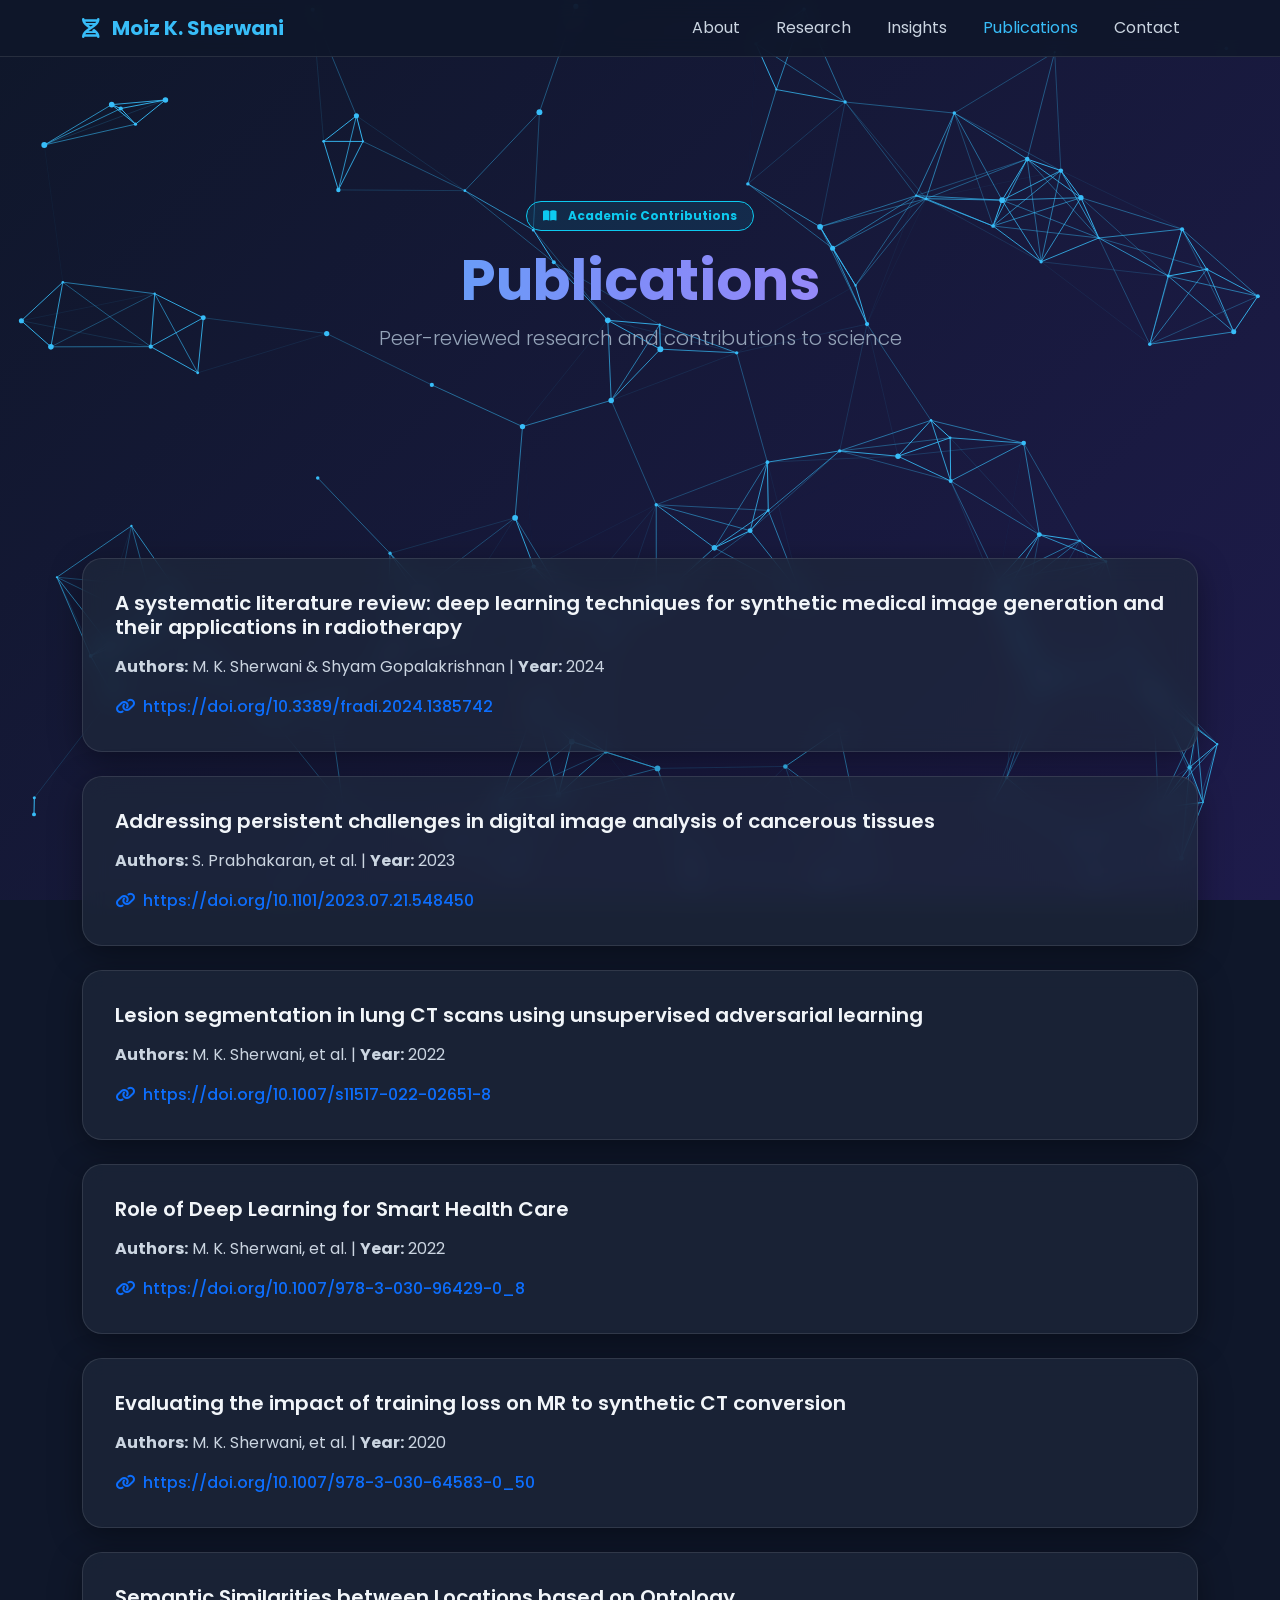
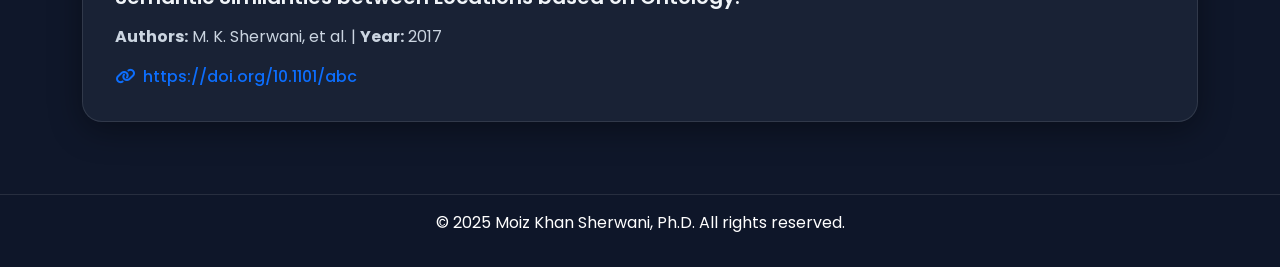
<file: publications.html>
<!DOCTYPE html>
<html lang="en">
<head>
  <meta charset="UTF-8" />
  <meta name="viewport" content="width=device-width, initial-scale=1" />
  <title>Publications | Moiz Khan Sherwani, Ph.D.</title>
  
  <!-- 1. Load Bootstrap -->
  <link href="https://cdn.jsdelivr.net/npm/bootstrap@5.3.0/dist/css/bootstrap.min.css" rel="stylesheet">
  
  <!-- 2. Load FontAwesome -->
  <link rel="stylesheet" href="https://cdnjs.cloudflare.com/ajax/libs/font-awesome/6.5.0/css/all.min.css" />
  
  <!-- 3. Load AOS -->
  <link href="https://unpkg.com/aos@2.3.1/dist/aos.css" rel="stylesheet" />

  <!-- 4. Google Fonts -->
  <link href="https://fonts.googleapis.com/css2?family=Poppins:wght@300;400;600;700&display=swap" rel="stylesheet">

  <!-- 5. INLINE CSS -->
  <style>
    :root {
      --primary-bg: #0f172a;
      --accent-color: #38bdf8;
      --secondary-accent: #818cf8;
      --text-light: #f1f5f9;
      --glass-bg: rgba(30, 41, 59, 0.7);
      --glass-border: rgba(255, 255, 255, 0.1);
    }

    body {
      font-family: 'Poppins', sans-serif;
      background-color: var(--primary-bg);
      color: var(--text-light);
      overflow-x: hidden;
      position: relative;
    }

    /* Neural Canvas Background */
    #neural-canvas {
      position: fixed;
      top: 0;
      left: 0;
      width: 100%;
      height: 100%;
      z-index: -1;
      background: linear-gradient(135deg, #0f172a 0%, #1e1b4b 100%);
    }

    /* Navbar */
    .navbar {
      background: rgba(15, 23, 42, 0.85);
      backdrop-filter: blur(10px);
      border-bottom: 1px solid var(--glass-border);
    }
    .navbar-brand { font-weight: 700; color: var(--accent-color) !important; }
    .nav-link { color: #cbd5e1 !important; margin: 0 10px; transition: color 0.3s; }
    .nav-link:hover, .nav-link.active { color: var(--accent-color) !important; }

    /* Page Header */
    .page-header {
      min-height: 50vh;
      display: flex;
      align-items: center;
      justify-content: center;
      text-align: center;
      position: relative;
      margin-top: 60px;
      padding: 0 20px;
    }
    .page-header h1 {
      font-weight: 700;
      background: linear-gradient(to right, #38bdf8, #818cf8, #c084fc);
      -webkit-background-clip: text;
      -webkit-text-fill-color: transparent;
      font-size: 3.5rem;
      margin-bottom: 0.5rem;
    }
    .page-header p { color: #94a3b8; font-size: 1.25rem; }

    /* Publication Cards */
    .publication-card {
      background: var(--glass-bg);
      backdrop-filter: blur(12px);
      -webkit-backdrop-filter: blur(12px);
      border: 1px solid var(--glass-border);
      border-radius: 20px;
      box-shadow: 0 8px 32px 0 rgba(0, 0, 0, 0.37);
      padding: 2rem;
      margin-bottom: 1.5rem;
      transition: transform 0.3s ease, box-shadow 0.3s ease;
      position: relative;
      z-index: 1;
    }
    .publication-card:hover {
      transform: translateY(-5px);
      box-shadow: 0 12px 40px 0 rgba(56, 189, 248, 0.2);
      border-color: rgba(56, 189, 248, 0.4);
    }
    .publication-card h5 { color: #f1f5f9; font-weight: 600; margin-bottom: 1rem; }
    .publication-card p { color: #cbd5e1; margin-bottom: 1rem; }
    
    .doi-link {
      text-decoration: none;
      font-weight: 500;
      transition: color 0.2s;
    }
    .doi-link:hover {
      text-decoration: underline;
      color: #38bdf8 !important;
    }
  </style>
</head>
<body>

    <!-- Neural Canvas Background -->
    <canvas id="neural-canvas"></canvas>

    <!-- Navigation -->
    <nav class="navbar navbar-expand-lg fixed-top">
        <div class="container">
            <a class="navbar-brand" href="index.html"><i class="fas fa-dna me-2"></i> Moiz K. Sherwani</a>
            <button class="navbar-toggler" type="button" data-bs-toggle="collapse" data-bs-target="#navbarContent">
                <span class="fa fa-bars" style="color: white;"></span>
            </button>
            <div id="navbarContent" class="collapse navbar-collapse">
                <ul class="navbar-nav ms-auto">
                    <li class="nav-item"><a class="nav-link" href="index.html#about">About</a></li>
                    <li class="nav-item"><a class="nav-link" href="index.html#research">Research</a></li>
                    <li class="nav-item"><a class="nav-link" href="index.html#news">Insights</a></li>
                    <li class="nav-item"><a class="nav-link active" href="publications.html">Publications</a></li>
                    <li class="nav-item"><a class="nav-link" href="index.html#contact">Contact</a></li>
                </ul>
            </div>
        </div>
    </nav>

    <!-- Page Heading -->
    <header class="page-header" data-aos="fade-down">
      <div class="container">
        <div class="badge mb-3 px-3 py-2 rounded-pill border border-info text-info bg-opacity-10 bg-info">
            <i class="fas fa-book-open me-2"></i> Academic Contributions
        </div>
        <h1 class="display-4 fw-bold">Publications</h1>
        <p class="lead">Peer-reviewed research and contributions to science</p>
      </div>
    </header>

    <!-- Publications List -->
    <div class="container py-5">

    <!-- Paper 1 -->
    <div class="publication-card" data-aos="fade-up">
      <h5>A systematic literature review: deep learning techniques for synthetic medical image generation and their applications in radiotherapy</h5>
      <p><strong>Authors:</strong> M. K. Sherwani & Shyam Gopalakrishnan | <strong>Year:</strong> 2024</p>
      <a class="doi-link text-primary" href="https://doi.org/10.3389/fradi.2024.1385742" target="_blank">
        <i class="fas fa-link me-1"></i> https://doi.org/10.3389/fradi.2024.1385742
      </a>
    </div>

    <!-- Paper 2 -->
    <div class="publication-card" data-aos="fade-up" data-aos-delay="100">
      <h5>Addressing persistent challenges in digital image analysis of cancerous tissues</h5>
      <p><strong>Authors:</strong> S. Prabhakaran, et al. | <strong>Year:</strong> 2023</p>
      <a class="doi-link text-primary" href="https://doi.org/10.1101/2023.07.21.548450" target="_blank">
        <i class="fas fa-link me-1"></i> https://doi.org/10.1101/2023.07.21.548450
      </a>
    </div>

    <!-- Paper 3 -->
    <div class="publication-card" data-aos="fade-up" data-aos-delay="200">
      <h5>Lesion segmentation in lung CT scans using unsupervised adversarial learning</h5>
      <p><strong>Authors:</strong> M. K. Sherwani, et al. | <strong>Year:</strong> 2022</p>
      <a class="doi-link text-primary" href="https://doi.org/10.1007/s11517-022-02651-8" target="_blank">
        <i class="fas fa-link me-1"></i> https://doi.org/10.1007/s11517-022-02651-8
      </a>
    </div>

    <!-- Paper 4 -->
    <div class="publication-card" data-aos="fade-up" data-aos-delay="300">
      <h5>Role of Deep Learning for Smart Health Care</h5>
      <p><strong>Authors:</strong> M. K. Sherwani, et al. | <strong>Year:</strong> 2022</p>
      <a class="doi-link text-primary" href="https://doi.org/10.1007/978-3-030-96429-0_8" target="_blank">
        <i class="fas fa-link me-1"></i> https://doi.org/10.1007/978-3-030-96429-0_8
      </a>
    </div>

    <!-- Paper 5 -->
    <div class="publication-card" data-aos="fade-up" data-aos-delay="400">
      <h5>Evaluating the impact of training loss on MR to synthetic CT conversion</h5>
      <p><strong>Authors:</strong> M. K. Sherwani, et al. | <strong>Year:</strong> 2020</p>
      <a class="doi-link text-primary" href="https://doi.org/10.1007/978-3-030-64583-0_50" target="_blank">
        <i class="fas fa-link me-1"></i> https://doi.org/10.1007/978-3-030-64583-0_50
      </a>
    </div>

    <!-- Paper 6 -->
    <div class="publication-card" data-aos="fade-up" data-aos-delay="500">
      <h5>Semantic Similarities between Locations based on Ontology.</h5>
      <p><strong>Authors:</strong> M. K. Sherwani, et al. | <strong>Year:</strong> 2017</p>
      <a class="doi-link text-primary" href="https://nlp.fi.muni.cz/raslan/raslan17.pdf" target="_blank">
        <i class="fas fa-link me-1"></i> https://doi.org/10.1101/abc
      </a>
    </div>

  </div>

  <!-- Footer -->
  <footer class="text-white text-center py-3" style="background: rgba(15, 23, 42, 0.95) !important; border-top: 1px solid rgba(255,255,255,0.1);">
    <div class="container">
      <p>&copy; 2025 Moiz Khan Sherwani, Ph.D. All rights reserved.</p>
    </div>
  </footer>

  <!-- Scripts -->
  <script src="https://cdn.jsdelivr.net/npm/bootstrap@5.3.0/dist/js/bootstrap.bundle.min.js"></script>
  <script src="https://unpkg.com/aos@2.3.1/dist/aos.js"></script>
  
  <script>
      // Initialize AOS
      AOS.init({ duration: 800, once: true, offset: 100 });
  </script>

  <!-- FIXED Neural Canvas Animation Script -->
  <script>
    const canvas = document.getElementById('neural-canvas');
    const ctx = canvas.getContext('2d');
    let particlesArray;

    canvas.width = window.innerWidth;
    canvas.height = window.innerHeight;

    window.addEventListener('resize', () => {
      canvas.width = window.innerWidth;
      canvas.height = window.innerHeight;
      initParticles();
    });

    const mouse = { x: null, y: null, radius: 150 };
    window.addEventListener('mousemove', (event) => { mouse.x = event.x; mouse.y = event.y; });
    window.addEventListener('mouseout', () => { mouse.x = undefined; mouse.y = undefined; });

    class Particle {
      constructor(x, y, directionX, directionY, size, color) {
        this.x = x; 
        this.y = y; 
        this.directionX = directionX; 
        this.directionY = directionY; 
        this.size = size; 
        this.color = color;
      }
      draw() {
        ctx.beginPath();
        ctx.arc(this.x, this.y, this.size, 0, Math.PI * 2, false);
        ctx.fillStyle = '#38bdf8'; 
        ctx.fill();
      }
      update() {
        if (this.x > canvas.width || this.x < 0) {
            this.directionX = -this.directionX;
        }
        if (this.y > canvas.height || this.y < 0) {
            this.directionY = -this.directionY;
        }
        let dx = mouse.x - this.x;
        let dy = mouse.y - this.y;
        let distance = Math.sqrt(dx*dx + dy*dy);
        
        if (distance < mouse.radius + this.size) {
            if (mouse.x < this.x && this.x < canvas.width - this.size * 10) {
                this.x += 10;
            }
            if (mouse.x > this.x && this.x > this.size * 10) {
                this.x -= 10;
            }
            if (mouse.y < this.y && this.y < canvas.height - this.size * 10) {
                this.y += 10;
            }
            if (mouse.y > this.y && this.y > this.size * 10) {
                this.y -= 10;
            }
        }
        this.x += this.directionX; 
        this.y += this.directionY; 
        this.draw();
      }
    }

    function initParticles() {
      particlesArray = [];
      let numberOfParticles = (canvas.height * canvas.width) / 9000;
      for (let i = 0; i < numberOfParticles; i++) {
        let size = (Math.random() * 2) + 1;
        let x = (Math.random() * ((innerWidth - size * 2) - (size * 2)) + size * 2);
        let y = (Math.random() * ((innerHeight - size * 2) - (size * 2)) + size * 2);
        let directionX = (Math.random() * 2) - 1;
        let directionY = (Math.random() * 2) - 1;
        particlesArray.push(new Particle(x, y, directionX, directionY, size, '#38bdf8'));
      }
    }

    function animate() {
      requestAnimationFrame(animate);
      ctx.clearRect(0, 0, innerWidth, innerHeight);
      for (let i = 0; i < particlesArray.length; i++) {
        particlesArray[i].update();
      }
      connect();
    }

    function connect() {
      let opacityValue = 1;
      for (let a = 0; a < particlesArray.length; a++) {
        for (let b = a; b < particlesArray.length; b++) {
          let distance = ((particlesArray[a].x - particlesArray[b].x) * (particlesArray[a].x - particlesArray[b].x))
          + ((particlesArray[a].y - particlesArray[b].y) * (particlesArray[a].y - particlesArray[b].y));
          
          if (distance < (canvas.width/7) * (canvas.height/7)) {
            opacityValue = 1 - (distance / 20000);
            ctx.strokeStyle = 'rgba(56, 189, 248,' + opacityValue + ')';
            ctx.lineWidth = 1;
            ctx.beginPath(); 
            ctx.moveTo(particlesArray[a].x, particlesArray[a].y); 
            ctx.lineTo(particlesArray[b].x, particlesArray[b].y); 
            ctx.stroke();
          }
        }
      }
    }
    
    initParticles();
    animate();
  </script>
</body>
</html>
</file>
